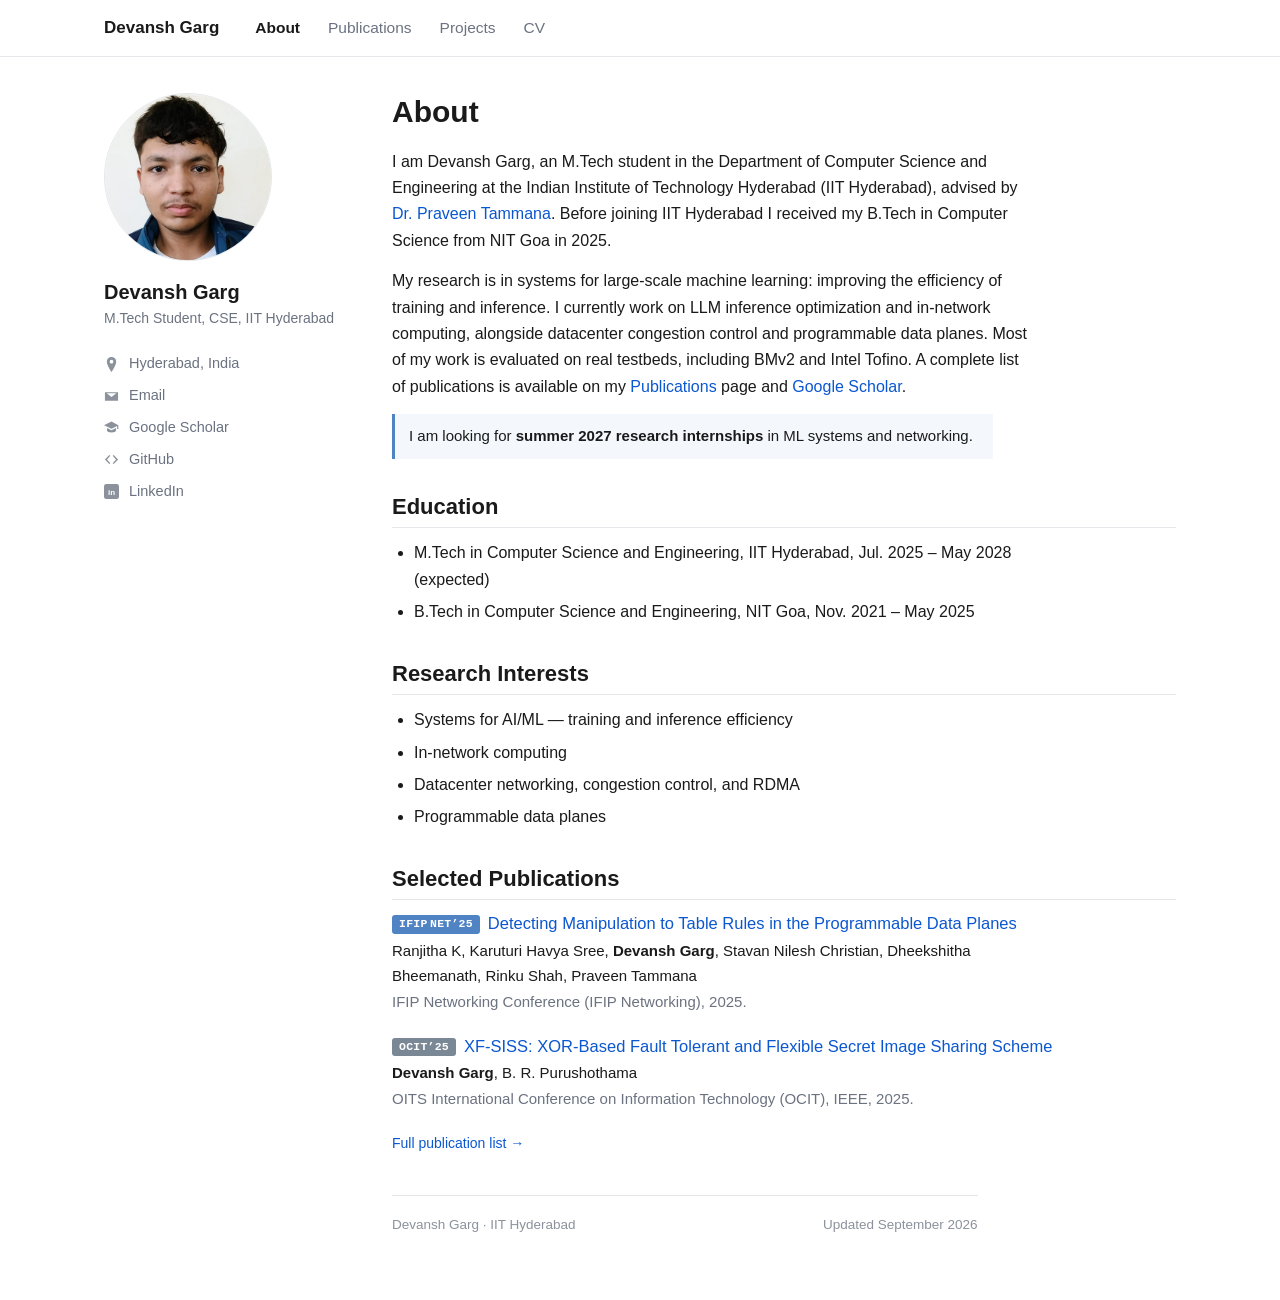
<file: index.html>
<!doctype html>
<html lang="en">
<head>
<meta charset="utf-8">
<meta name="viewport" content="width=device-width, initial-scale=1">
<title>Devansh Garg — Systems for Large-Scale Machine Learning</title>
<meta name="description" content="Devansh Garg, M.Tech student at IIT Hyderabad, working on systems for large-scale machine learning: training and inference efficiency, in-network computing, and datacenter networking.">
<link rel="canonical" href="https://garg-tech.github.io/">
<meta property="og:type" content="website">
<meta property="og:title" content="Devansh Garg">
<meta property="og:description" content="Systems for large-scale machine learning: training and inference efficiency, in-network computing, and datacenter networking. M.Tech, IIT Hyderabad.">
<meta property="og:url" content="https://garg-tech.github.io/">
<meta property="og:image" content="https://garg-tech.github.io/assets/img/headshot.jpg">
<meta name="twitter:card" content="summary">
<link rel="icon" href="/assets/favicon.svg" type="image/svg+xml">
<link rel="stylesheet" href="/assets/style.css">
<script data-goatcounter="https://garg-tech.goatcounter.com/count" async src="https://gc.zgo.at/count.js"></script>
</head>
<body>
<a class="skip" href="#main">Skip to content</a>

<div class="topbar">
  <div class="bar-inner">
    <a class="brand" href="/">Devansh Garg</a>
    <nav aria-label="Site">
      <a href="/" aria-current="page">About</a>
      <a href="/publications/">Publications</a>
      <a href="/projects/">Projects</a>
      <a href="/cv/">CV</a>
    </nav>
  </div>
</div>

<div class="page">
  <aside class="side">
    <img class="avatar" src="/assets/img/headshot.jpg" alt="Photo of Devansh Garg" width="168" height="168">
    <h2>Devansh Garg</h2>
    <p class="role">M.Tech Student, CSE, IIT Hyderabad</p>
    <ul>
      <li><svg viewBox="0 0 16 16" aria-hidden="true"><path d="M8 0a5 5 0 0 0-5 5c0 3.6 5 11 5 11s5-7.4 5-11a5 5 0 0 0-5-5Zm0 7a2 2 0 1 1 0-4 2 2 0 0 1 0 4Z"/></svg><span>Hyderabad, India</span></li>
      <li><svg viewBox="0 0 16 16" aria-hidden="true"><path d="M1 3.5h14v9H1v-9Zm1.9 1L8 8.4l5.1-3.9H2.9Z"/></svg><a href="&#109;&#97;&#105;&#108;&#116;&#111;&#58;&#99;&#115;&#50;&#53;&#109;&#116;&#101;&#99;&#104;&#49;&#50;&#48;&#50;&#50;&#64;&#105;&#105;&#116;&#104;&#46;&#97;&#99;&#46;&#105;&#110;">Email</a></li>
      <li><svg viewBox="0 0 16 16" aria-hidden="true"><path d="M8 1.6 0 5.5l8 3.9 6-2.9v3.1h1.3V5.5L8 1.6ZM3.2 8.6v2.6c0 1.2 2.1 2.1 4.8 2.1s4.8-.9 4.8-2.1V8.6L8 11 3.2 8.6Z"/></svg><a href="https://scholar.google.com/citations?user=S8D1MAkAAAAJ" target="_blank" rel="noopener">Google Scholar</a></li>
      <li><svg viewBox="0 0 16 16" aria-hidden="true"><path d="M5.6 3.1 1 8l4.6 4.9 1.1-1L3.2 8l3.5-3.9-1.1-1Zm4.8 0-1.1 1L12.8 8l-3.5 3.9 1.1 1L15 8l-4.6-4.9Z"/></svg><a href="https://github.com/garg-tech" target="_blank" rel="noopener">GitHub</a></li>
      <li><svg viewBox="0 0 16 16" aria-hidden="true"><rect width="16" height="16" rx="2.5"/><text x="8" y="11.6" text-anchor="middle" font-size="8.5" font-weight="700" fill="#fff" font-family="Helvetica,Arial,sans-serif">in</text></svg><a href="https://linkedin.com/in/garg-devansh" target="_blank" rel="noopener">LinkedIn</a></li>
    </ul>
  </aside>

  <main id="main">
    <h1>About</h1>

    <p>I am Devansh Garg, an M.Tech student in the Department of Computer Science and Engineering at
    the Indian Institute of Technology Hyderabad (IIT Hyderabad), advised by
    <a href="https://praveenabt.github.io/" target="_blank" rel="noopener">Dr. Praveen Tammana</a>. Before joining IIT Hyderabad
    I received my B.Tech in Computer Science from NIT Goa in 2025.</p>

    <p>My research is in systems for large-scale machine learning: improving the efficiency of training
    and inference. I currently work on LLM inference optimization and in-network computing, alongside
    datacenter congestion control and programmable data planes. Most of my work is evaluated on real testbeds, including BMv2 and
    Intel Tofino. A complete list of publications is available on my
    <a href="/publications/">Publications</a> page and
    <a href="https://scholar.google.com/citations?user=S8D1MAkAAAAJ" target="_blank" rel="noopener">Google Scholar</a>.</p>

    <p class="seeking">I am looking for <strong>summer 2027 research internships</strong> in ML systems
    and networking.</p>

    <h2>Education</h2>
    <ul>
      <li>M.Tech in Computer Science and Engineering, IIT Hyderabad, Jul. 2025 – May 2028 (expected)</li>
      <li>B.Tech in Computer Science and Engineering, NIT Goa, Nov. 2021 – May 2025</li>
    </ul>

    <h2>Research Interests</h2>
    <ul>
      <li>Systems for AI/ML — training and inference efficiency</li>
      <li>In-network computing</li>
      <li>Datacenter networking, congestion control, and RDMA</li>
      <li>Programmable data planes</li>
    </ul>

    <h2>Selected Publications</h2>

    <div class="pub">
      <p class="pub-title"><span class="badge">IFIP&#8201;NET&rsquo;25</span><a href="/publications/p4tval/">Detecting Manipulation to Table Rules in the Programmable Data Planes</a></p>
      <p class="authors">Ranjitha K, Karuturi Havya Sree, <strong>Devansh Garg</strong>, Stavan Nilesh Christian, Dheekshitha Bheemanath, Rinku Shah, Praveen Tammana</p>
      <p class="venue">IFIP Networking Conference (IFIP Networking), 2025.</p>
    </div>

    <div class="pub">
      <p class="pub-title"><span class="badge alt">OCIT&rsquo;25</span><a href="/publications/xf-siss/">XF-SISS: XOR-Based Fault Tolerant and Flexible Secret Image Sharing Scheme</a></p>
      <p class="authors"><strong>Devansh Garg</strong>, B. R. Purushothama</p>
      <p class="venue">OITS International Conference on Information Technology (OCIT), IEEE, 2025.</p>
    </div>

    <p class="small"><a href="/publications/">Full publication list &rarr;</a></p>

    <div class="footer">
      <span>Devansh Garg · IIT Hyderabad</span>
      <span>Updated September 2026</span>
    </div>
  </main>
</div>
</body>
</html>
</file>
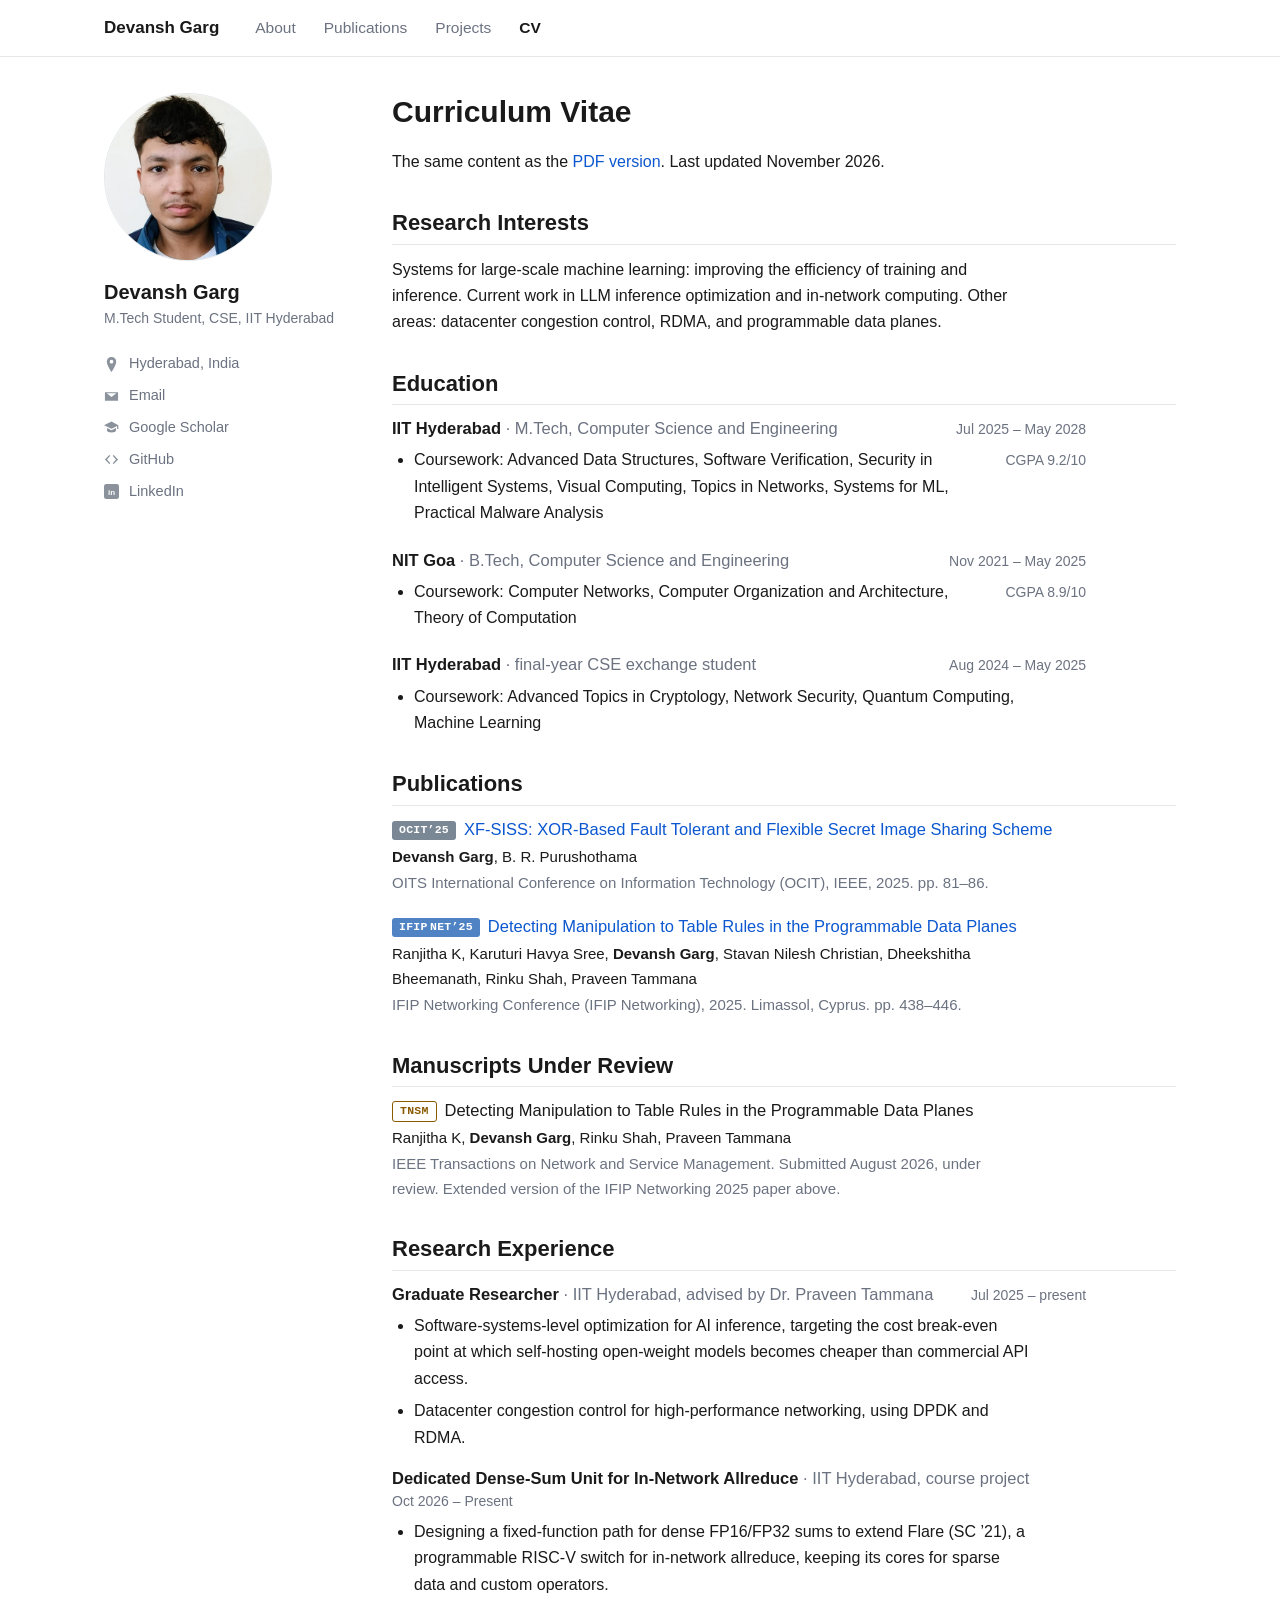
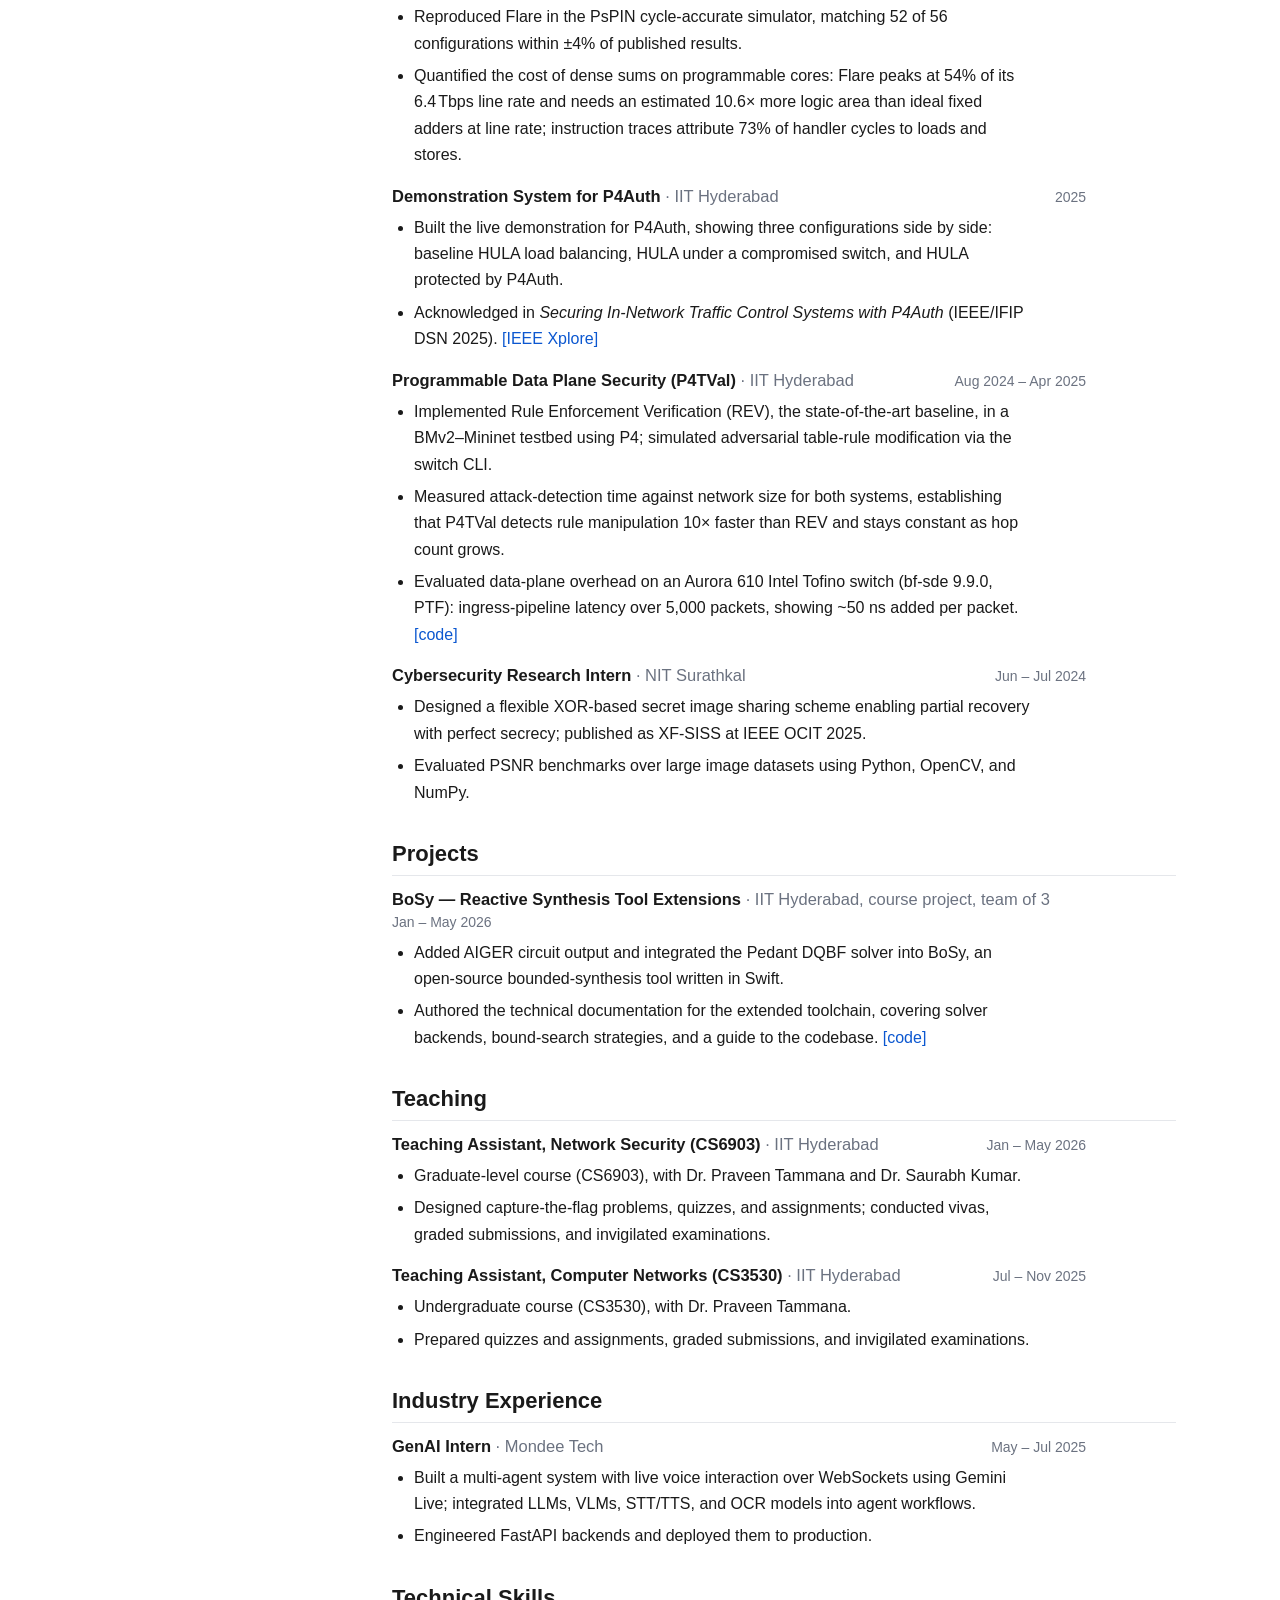
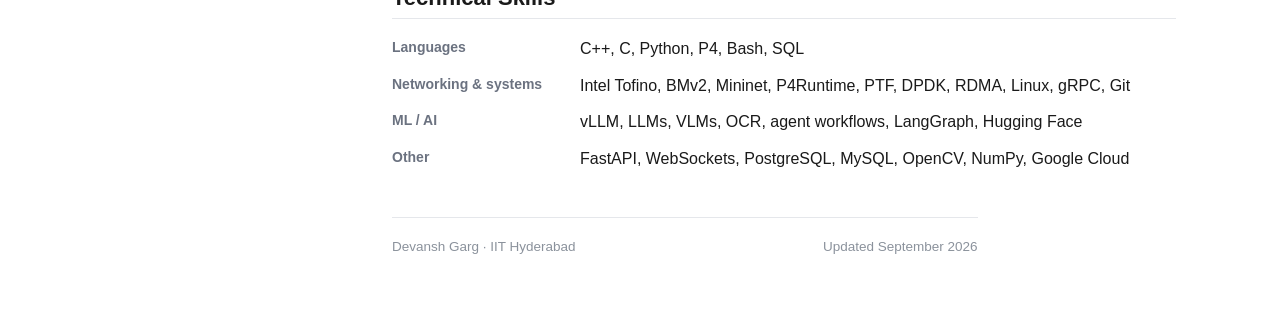
<file: cv/index.html>
<!doctype html>
<html lang="en">
<head>
<meta charset="utf-8">
<meta name="viewport" content="width=device-width, initial-scale=1">
<title>CV — Devansh Garg</title>
<meta name="description" content="Curriculum vitae of Devansh Garg, M.Tech student in Computer Science at IIT Hyderabad.">
<link rel="canonical" href="https://garg-tech.github.io/cv/">
<link rel="icon" href="/assets/favicon.svg" type="image/svg+xml">
<link rel="stylesheet" href="/assets/style.css">
<script data-goatcounter="https://garg-tech.goatcounter.com/count" async src="https://gc.zgo.at/count.js"></script>
</head>
<body>
<a class="skip" href="#main">Skip to content</a>

<div class="topbar">
  <div class="bar-inner">
    <a class="brand" href="/">Devansh Garg</a>
    <nav aria-label="Site">
      <a href="/">About</a>
      <a href="/publications/">Publications</a>
      <a href="/projects/">Projects</a>
      <a href="/cv/" aria-current="page">CV</a>
    </nav>
  </div>
</div>

<div class="page">
  <aside class="side">
    <img class="avatar" src="/assets/img/headshot.jpg" alt="Photo of Devansh Garg" width="168" height="168">
    <h2>Devansh Garg</h2>
    <p class="role">M.Tech Student, CSE, IIT Hyderabad</p>
    <ul>
      <li><svg viewBox="0 0 16 16" aria-hidden="true"><path d="M8 0a5 5 0 0 0-5 5c0 3.6 5 11 5 11s5-7.4 5-11a5 5 0 0 0-5-5Zm0 7a2 2 0 1 1 0-4 2 2 0 0 1 0 4Z"/></svg><span>Hyderabad, India</span></li>
      <li><svg viewBox="0 0 16 16" aria-hidden="true"><path d="M1 3.5h14v9H1v-9Zm1.9 1L8 8.4l5.1-3.9H2.9Z"/></svg><a href="&#109;&#97;&#105;&#108;&#116;&#111;&#58;&#99;&#115;&#50;&#53;&#109;&#116;&#101;&#99;&#104;&#49;&#50;&#48;&#50;&#50;&#64;&#105;&#105;&#116;&#104;&#46;&#97;&#99;&#46;&#105;&#110;">Email</a></li>
      <li><svg viewBox="0 0 16 16" aria-hidden="true"><path d="M8 1.6 0 5.5l8 3.9 6-2.9v3.1h1.3V5.5L8 1.6ZM3.2 8.6v2.6c0 1.2 2.1 2.1 4.8 2.1s4.8-.9 4.8-2.1V8.6L8 11 3.2 8.6Z"/></svg><a href="https://scholar.google.com/citations?user=S8D1MAkAAAAJ" target="_blank" rel="noopener">Google Scholar</a></li>
      <li><svg viewBox="0 0 16 16" aria-hidden="true"><path d="M5.6 3.1 1 8l4.6 4.9 1.1-1L3.2 8l3.5-3.9-1.1-1Zm4.8 0-1.1 1L12.8 8l-3.5 3.9 1.1 1L15 8l-4.6-4.9Z"/></svg><a href="https://github.com/garg-tech" target="_blank" rel="noopener">GitHub</a></li>
      <li><svg viewBox="0 0 16 16" aria-hidden="true"><rect width="16" height="16" rx="2.5"/><text x="8" y="11.6" text-anchor="middle" font-size="8.5" font-weight="700" fill="#fff" font-family="Helvetica,Arial,sans-serif">in</text></svg><a href="https://linkedin.com/in/garg-devansh" target="_blank" rel="noopener">LinkedIn</a></li>
    </ul>
  </aside>

  <main id="main">
    <h1>Curriculum Vitae</h1>

    <p>The same content as the <a href="/assets/Devansh_Garg_CV.pdf" target="_blank" rel="noopener">PDF version</a>. Last updated November 2026.</p>

    <h2>Research Interests</h2>
    <p>Systems for large-scale machine learning: improving the efficiency of training and inference.
    Current work in LLM inference optimization and in-network computing. Other areas: datacenter
    congestion control, RDMA, and programmable data planes.</p>

    <h2>Education</h2>
    <div class="entry">
      <div class="entry-head">
        <h3>IIT Hyderabad <span>· M.Tech, Computer Science and Engineering</span></h3>
        <span class="when">Jul 2025 – May 2028</span>
      </div>
      <div class="entry-sub">
        <ul><li>Coursework: Advanced Data Structures, Software Verification, Security in Intelligent
        Systems, Visual Computing, Topics in Networks, Systems for ML, Practical Malware
        Analysis</li></ul>
        <span class="when">CGPA 9.2/10</span>
      </div>
    </div>
    <div class="entry">
      <div class="entry-head">
        <h3>NIT Goa <span>· B.Tech, Computer Science and Engineering</span></h3>
        <span class="when">Nov 2021 – May 2025</span>
      </div>
      <div class="entry-sub">
        <ul><li>Coursework: Computer Networks, Computer Organization and Architecture,
        Theory of Computation</li></ul>
        <span class="when">CGPA 8.9/10</span>
      </div>
    </div>
    <div class="entry">
      <div class="entry-head">
        <h3>IIT Hyderabad <span>· final-year CSE exchange student</span></h3>
        <span class="when">Aug 2024 – May 2025</span>
      </div>
      <ul><li>Coursework: Advanced Topics in Cryptology, Network Security, Quantum Computing,
      Machine Learning</li></ul>
    </div>

    <h2>Publications</h2>
    <div class="pub">
      <p class="pub-title"><span class="badge alt">OCIT&rsquo;25</span><a href="/publications/xf-siss/">XF-SISS: XOR-Based Fault Tolerant and Flexible Secret Image Sharing Scheme</a></p>
      <p class="authors"><strong>Devansh Garg</strong>, B. R. Purushothama</p>
      <p class="venue">OITS International Conference on Information Technology (OCIT), IEEE, 2025. pp. 81–86.</p>
    </div>
    <div class="pub">
      <p class="pub-title"><span class="badge">IFIP&#8201;NET&rsquo;25</span><a href="/publications/p4tval/">Detecting Manipulation to Table Rules in the Programmable Data Planes</a></p>
      <p class="authors">Ranjitha K, Karuturi Havya Sree, <strong>Devansh Garg</strong>, Stavan Nilesh Christian, Dheekshitha Bheemanath, Rinku Shah, Praveen Tammana</p>
      <p class="venue">IFIP Networking Conference (IFIP Networking), 2025. Limassol, Cyprus. pp. 438–446.</p>
    </div>

    <h2>Manuscripts Under Review</h2>
    <div class="pub">
      <p class="pub-title"><span class="badge review">TNSM</span>Detecting Manipulation to Table Rules in the Programmable Data Planes</p>
      <p class="authors">Ranjitha K, <strong>Devansh Garg</strong>, Rinku Shah, Praveen Tammana</p>
      <p class="venue">IEEE Transactions on Network and Service Management. Submitted August 2026,
      under review. Extended version of the IFIP Networking 2025 paper above.</p>
    </div>

    <h2>Research Experience</h2>
    <div class="entry">
      <div class="entry-head">
        <h3>Graduate Researcher <span>· IIT Hyderabad, advised by Dr. Praveen Tammana</span></h3>
        <span class="when">Jul 2025 – present</span>
      </div>
      <ul>
        <li>Software-systems-level optimization for AI inference, targeting the cost break-even point
        at which self-hosting open-weight models becomes cheaper than commercial API access.</li>
        <li>Datacenter congestion control for high-performance networking, using DPDK and RDMA.</li>
      </ul>
    </div>
    <div class="entry">
      <div class="entry-head">
        <h3>Dedicated Dense-Sum Unit for In-Network Allreduce <span>· IIT Hyderabad, course project</span></h3>
        <span class="when">Oct 2026 – Present</span>
      </div>
      <ul>
        <li>Designing a fixed-function path for dense FP16/FP32 sums to extend Flare (SC ’21), a programmable
        RISC-V switch for in-network allreduce, keeping its cores for sparse data and custom operators.</li>
        <li>Reproduced Flare in the PsPIN cycle-accurate simulator, matching 52 of 56 configurations
        within ±4% of published results.</li>
        <li>Quantified the cost of dense sums on programmable cores: Flare peaks at 54% of its
        6.4 Tbps line rate and needs an estimated 10.6× more logic area than ideal fixed adders at line
        rate; instruction traces attribute 73% of handler cycles to loads and stores.</li>
      </ul>
    </div>
    <div class="entry">
      <div class="entry-head">
        <h3>Demonstration System for P4Auth <span>· IIT Hyderabad</span></h3>
        <span class="when">2025</span>
      </div>
      <ul>
        <li>Built the live demonstration for P4Auth, showing three configurations side by side:
        baseline HULA load balancing, HULA under a compromised switch, and HULA protected by P4Auth.</li>
        <li>Acknowledged in <em>Securing In-Network Traffic Control Systems with P4Auth</em>
        (IEEE/IFIP DSN 2025). <a href="https://ieeexplore.ieee.org/document/11068833" target="_blank" rel="noopener">[IEEE Xplore]</a></li>
      </ul>
    </div>
    <div class="entry">
      <div class="entry-head">
        <h3>Programmable Data Plane Security (P4TVal) <span>· IIT Hyderabad</span></h3>
        <span class="when">Aug 2024 – Apr 2025</span>
      </div>
      <ul>
        <li>Implemented Rule Enforcement Verification (REV), the state-of-the-art baseline, in a
        BMv2–Mininet testbed using P4; simulated adversarial table-rule modification via the switch CLI.</li>
        <li>Measured attack-detection time against network size for both systems, establishing that
        P4TVal detects rule manipulation 10× faster than REV and stays constant as hop count grows.</li>
        <li>Evaluated data-plane overhead on an Aurora 610 Intel Tofino switch (bf-sde 9.9.0, PTF):
        ingress-pipeline latency over 5,000 packets, showing ~50 ns added per packet.
        <a href="https://github.com/garg-tech/p4-rev-baseline" target="_blank" rel="noopener">[code]</a></li>
      </ul>
    </div>
    <div class="entry">
      <div class="entry-head">
        <h3>Cybersecurity Research Intern <span>· NIT Surathkal</span></h3>
        <span class="when">Jun – Jul 2024</span>
      </div>
      <ul>
        <li>Designed a flexible XOR-based secret image sharing scheme enabling partial recovery with
        perfect secrecy; published as XF-SISS at IEEE OCIT 2025.</li>
        <li>Evaluated PSNR benchmarks over large image datasets using Python, OpenCV, and NumPy.</li>
      </ul>
    </div>

    <h2>Projects</h2>
    <div class="entry">
      <div class="entry-head">
        <h3>BoSy — Reactive Synthesis Tool Extensions <span>· IIT Hyderabad, course project, team of 3</span></h3>
        <span class="when">Jan – May 2026</span>
      </div>
      <ul>
        <li>Added AIGER circuit output and integrated the Pedant DQBF solver into BoSy, an open-source
        bounded-synthesis tool written in Swift.</li>
        <li>Authored the technical documentation for the extended toolchain, covering solver backends,
        bound-search strategies, and a guide to the codebase.
        <a href="https://github.com/garg-tech/BoSy-Project" target="_blank" rel="noopener">[code]</a></li>
      </ul>
    </div>

    <h2>Teaching</h2>
    <div class="entry">
      <div class="entry-head">
        <h3>Teaching Assistant, Network Security (CS6903) <span>· IIT Hyderabad</span></h3>
        <span class="when">Jan – May 2026</span>
      </div>
      <ul>
        <li>Graduate-level course (CS6903), with Dr. Praveen Tammana and Dr. Saurabh Kumar.</li>
        <li>Designed capture-the-flag problems, quizzes, and assignments; conducted vivas, graded
        submissions, and invigilated examinations.</li>
      </ul>
    </div>
    <div class="entry">
      <div class="entry-head">
        <h3>Teaching Assistant, Computer Networks (CS3530) <span>· IIT Hyderabad</span></h3>
        <span class="when">Jul – Nov 2025</span>
      </div>
      <ul>
        <li>Undergraduate course (CS3530), with Dr. Praveen Tammana.</li>
        <li>Prepared quizzes and assignments, graded submissions, and invigilated examinations.</li>
      </ul>
    </div>

    <h2>Industry Experience</h2>
    <div class="entry">
      <div class="entry-head">
        <h3>GenAI Intern <span>· Mondee Tech</span></h3>
        <span class="when">May – Jul 2025</span>
      </div>
      <ul>
        <li>Built a multi-agent system with live voice interaction over WebSockets using Gemini Live;
        integrated LLMs, VLMs, STT/TTS, and OCR models into agent workflows.</li>
        <li>Engineered FastAPI backends and deployed them to production.</li>
      </ul>
    </div>

    <h2>Technical Skills</h2>
    <dl class="skills">
      <div><dt>Languages</dt><dd>C++, C, Python, P4, Bash, SQL</dd></div>
      <div><dt>Networking &amp; systems</dt><dd>Intel Tofino, BMv2, Mininet, P4Runtime, PTF, DPDK, RDMA, Linux, gRPC, Git</dd></div>
      <div><dt>ML / AI</dt><dd>vLLM, LLMs, VLMs, OCR, agent workflows, LangGraph, Hugging Face</dd></div>
      <div><dt>Other</dt><dd>FastAPI, WebSockets, PostgreSQL, MySQL, OpenCV, NumPy, Google Cloud</dd></div>
    </dl>

    <div class="footer">
      <span>Devansh Garg · IIT Hyderabad</span>
      <span>Updated September 2026</span>
    </div>
  </main>
</div>
</body>
</html>
</file>
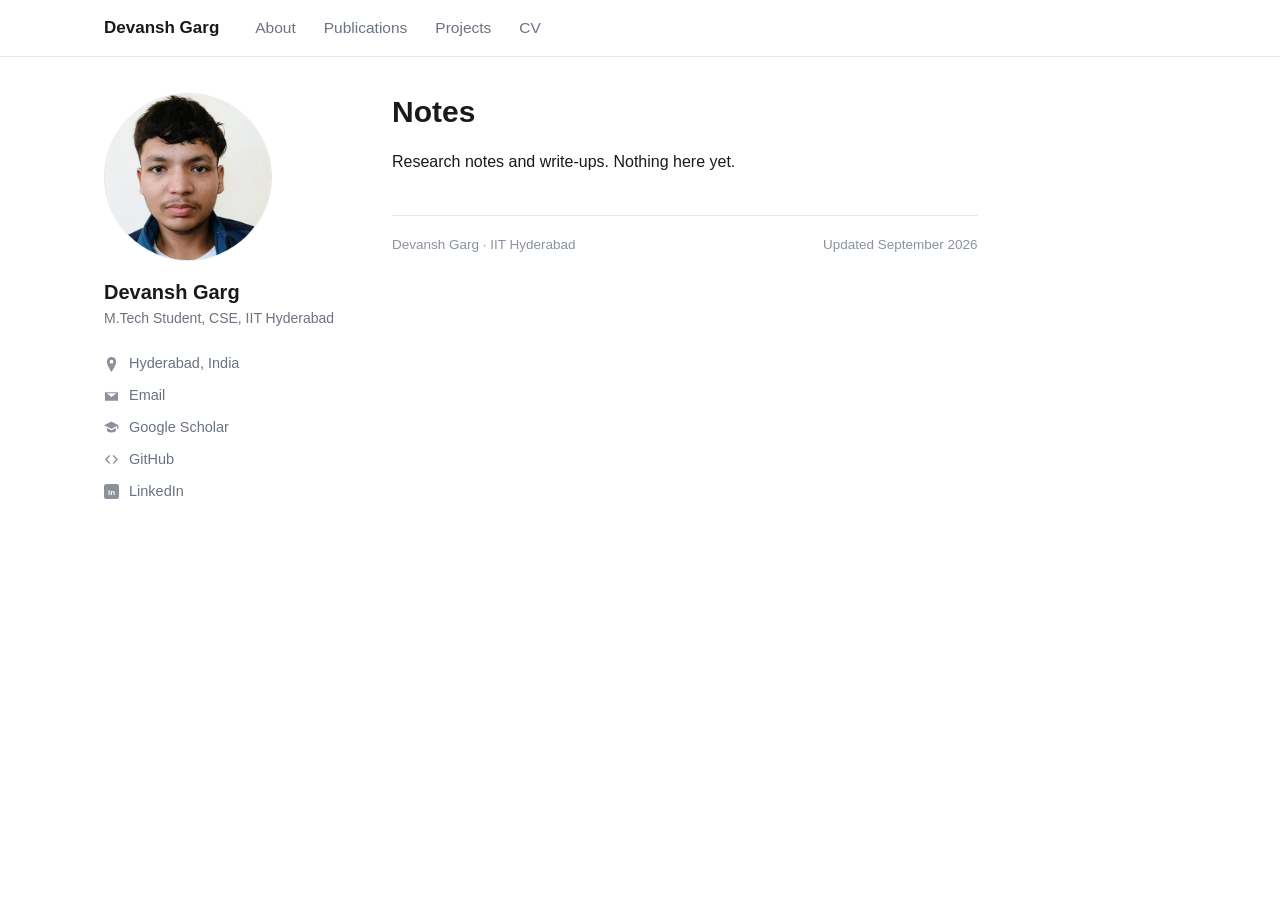
<file: notes/index.html>
<!doctype html>
<html lang="en">
<head>
<meta charset="utf-8">
<meta name="viewport" content="width=device-width, initial-scale=1">
<title>Notes — Devansh Garg</title>
<meta name="description" content="Research notes by Devansh Garg.">
<meta name="robots" content="noindex">
<link rel="icon" href="/assets/favicon.svg" type="image/svg+xml">
<link rel="stylesheet" href="/assets/style.css">
<script data-goatcounter="https://garg-tech.goatcounter.com/count" async src="https://gc.zgo.at/count.js"></script>
</head>
<body>
<a class="skip" href="#main">Skip to content</a>

<div class="topbar">
  <div class="bar-inner">
    <a class="brand" href="/">Devansh Garg</a>
    <nav aria-label="Site">
      <a href="/">About</a>
      <a href="/publications/">Publications</a>
      <a href="/projects/">Projects</a>
      <a href="/cv/">CV</a>
    </nav>
  </div>
</div>

<div class="page">
  <aside class="side">
    <img class="avatar" src="/assets/img/headshot.jpg" alt="Photo of Devansh Garg" width="168" height="168">
    <h2>Devansh Garg</h2>
    <p class="role">M.Tech Student, CSE, IIT Hyderabad</p>
    <ul>
      <li><svg viewBox="0 0 16 16" aria-hidden="true"><path d="M8 0a5 5 0 0 0-5 5c0 3.6 5 11 5 11s5-7.4 5-11a5 5 0 0 0-5-5Zm0 7a2 2 0 1 1 0-4 2 2 0 0 1 0 4Z"/></svg><span>Hyderabad, India</span></li>
      <li><svg viewBox="0 0 16 16" aria-hidden="true"><path d="M1 3.5h14v9H1v-9Zm1.9 1L8 8.4l5.1-3.9H2.9Z"/></svg><a href="&#109;&#97;&#105;&#108;&#116;&#111;&#58;&#99;&#115;&#50;&#53;&#109;&#116;&#101;&#99;&#104;&#49;&#50;&#48;&#50;&#50;&#64;&#105;&#105;&#116;&#104;&#46;&#97;&#99;&#46;&#105;&#110;">Email</a></li>
      <li><svg viewBox="0 0 16 16" aria-hidden="true"><path d="M8 1.6 0 5.5l8 3.9 6-2.9v3.1h1.3V5.5L8 1.6ZM3.2 8.6v2.6c0 1.2 2.1 2.1 4.8 2.1s4.8-.9 4.8-2.1V8.6L8 11 3.2 8.6Z"/></svg><a href="https://scholar.google.com/citations?user=S8D1MAkAAAAJ" target="_blank" rel="noopener">Google Scholar</a></li>
      <li><svg viewBox="0 0 16 16" aria-hidden="true"><path d="M5.6 3.1 1 8l4.6 4.9 1.1-1L3.2 8l3.5-3.9-1.1-1Zm4.8 0-1.1 1L12.8 8l-3.5 3.9 1.1 1L15 8l-4.6-4.9Z"/></svg><a href="https://github.com/garg-tech" target="_blank" rel="noopener">GitHub</a></li>
      <li><svg viewBox="0 0 16 16" aria-hidden="true"><rect width="16" height="16" rx="2.5"/><text x="8" y="11.6" text-anchor="middle" font-size="8.5" font-weight="700" fill="#fff" font-family="Helvetica,Arial,sans-serif">in</text></svg><a href="https://linkedin.com/in/garg-devansh" target="_blank" rel="noopener">LinkedIn</a></li>
    </ul>
  </aside>

  <main id="main">
    <h1>Notes</h1>
    <p>Research notes and write-ups. Nothing here yet.</p>

    <div class="footer">
      <span>Devansh Garg · IIT Hyderabad</span>
      <span>Updated September 2026</span>
    </div>
  </main>
</div>
</body>
</html>
</file>
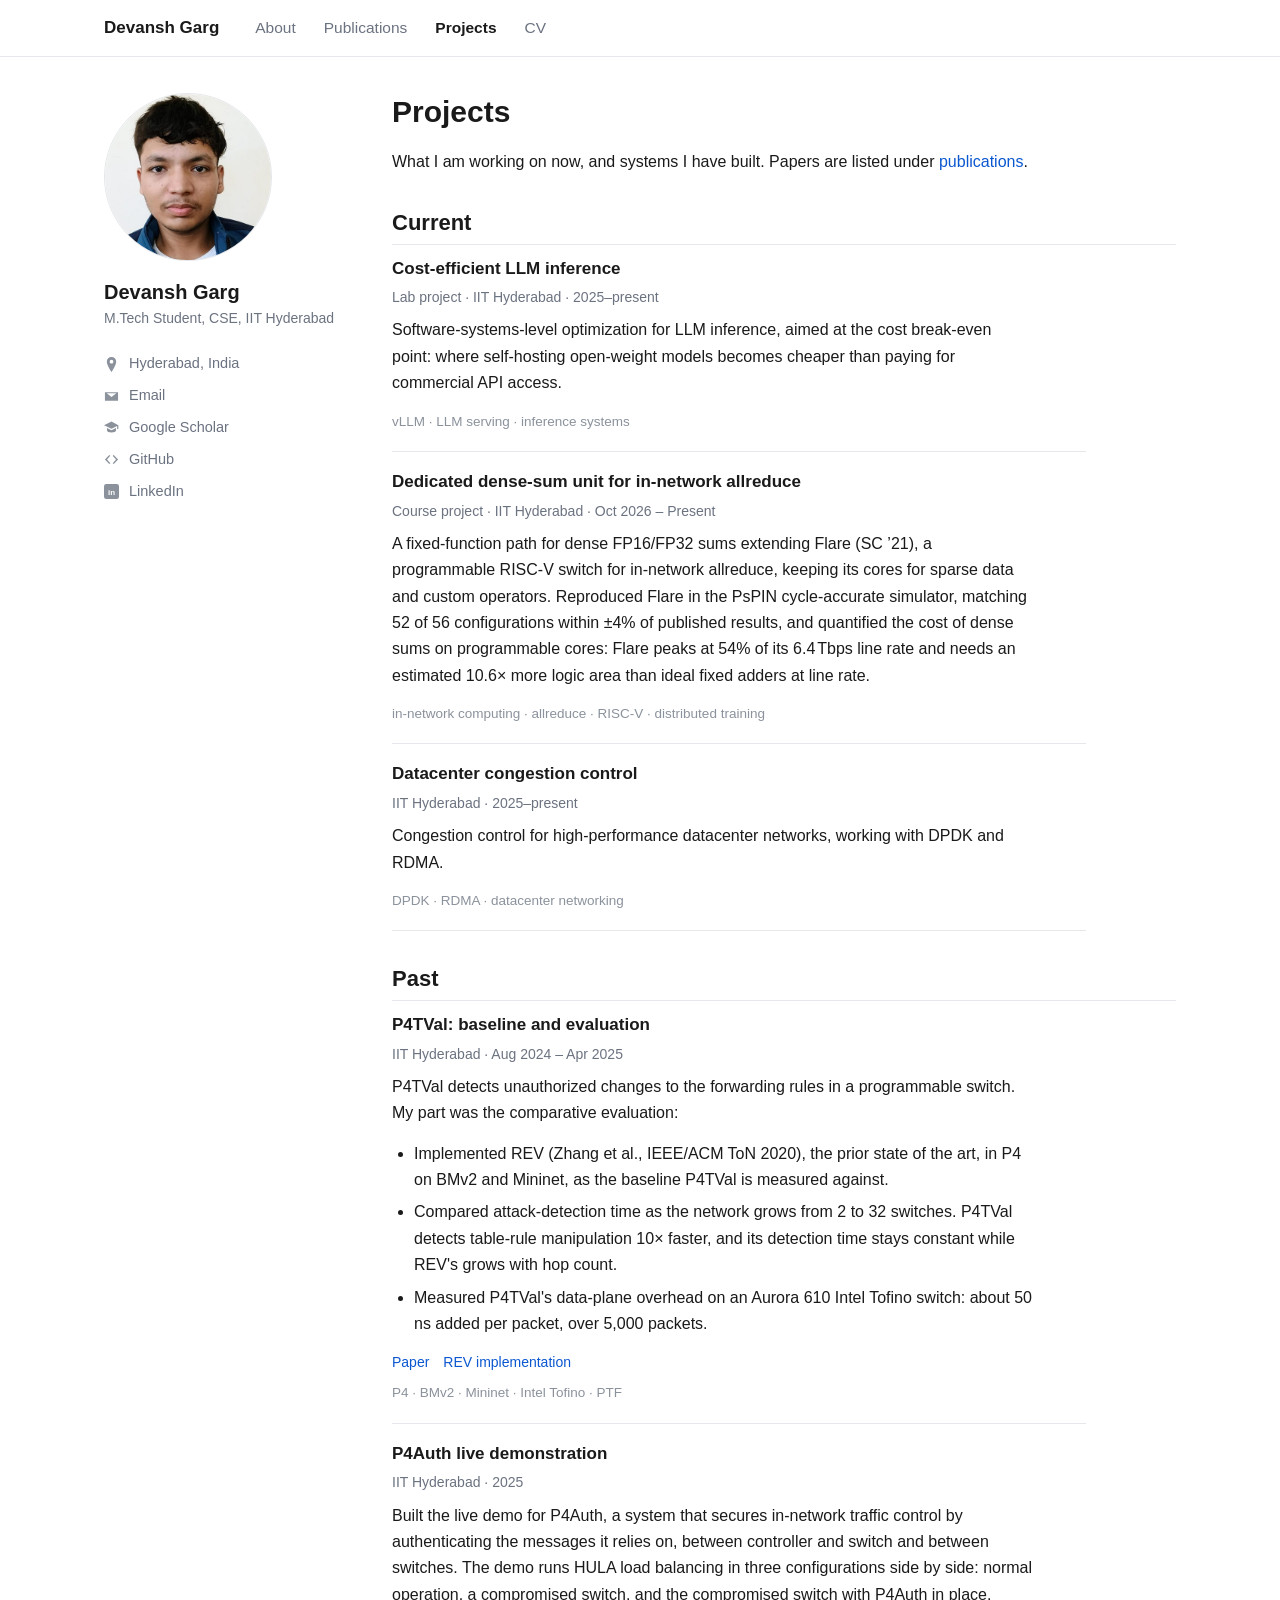
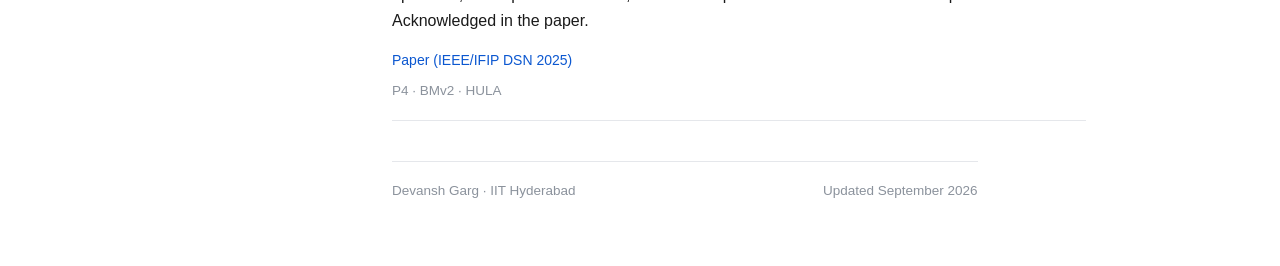
<file: projects/index.html>
<!doctype html>
<html lang="en">
<head>
<meta charset="utf-8">
<meta name="viewport" content="width=device-width, initial-scale=1">
<title>Projects — Devansh Garg</title>
<meta name="description" content="Projects by Devansh Garg: cost-efficient LLM inference, in-network allreduce, datacenter networking, and programmable data plane security on Intel Tofino.">
<link rel="canonical" href="https://garg-tech.github.io/projects/">
<link rel="icon" href="/assets/favicon.svg" type="image/svg+xml">
<link rel="stylesheet" href="/assets/style.css">
<script data-goatcounter="https://garg-tech.goatcounter.com/count" async src="https://gc.zgo.at/count.js"></script>
</head>
<body>
<a class="skip" href="#main">Skip to content</a>

<div class="topbar">
  <div class="bar-inner">
    <a class="brand" href="/">Devansh Garg</a>
    <nav aria-label="Site">
      <a href="/">About</a>
      <a href="/publications/">Publications</a>
      <a href="/projects/" aria-current="page">Projects</a>
      <a href="/cv/">CV</a>
    </nav>
  </div>
</div>

<div class="page">
  <aside class="side">
    <img class="avatar" src="/assets/img/headshot.jpg" alt="Photo of Devansh Garg" width="168" height="168">
    <h2>Devansh Garg</h2>
    <p class="role">M.Tech Student, CSE, IIT Hyderabad</p>
    <ul>
      <li><svg viewBox="0 0 16 16" aria-hidden="true"><path d="M8 0a5 5 0 0 0-5 5c0 3.6 5 11 5 11s5-7.4 5-11a5 5 0 0 0-5-5Zm0 7a2 2 0 1 1 0-4 2 2 0 0 1 0 4Z"/></svg><span>Hyderabad, India</span></li>
      <li><svg viewBox="0 0 16 16" aria-hidden="true"><path d="M1 3.5h14v9H1v-9Zm1.9 1L8 8.4l5.1-3.9H2.9Z"/></svg><a href="&#109;&#97;&#105;&#108;&#116;&#111;&#58;&#99;&#115;&#50;&#53;&#109;&#116;&#101;&#99;&#104;&#49;&#50;&#48;&#50;&#50;&#64;&#105;&#105;&#116;&#104;&#46;&#97;&#99;&#46;&#105;&#110;">Email</a></li>
      <li><svg viewBox="0 0 16 16" aria-hidden="true"><path d="M8 1.6 0 5.5l8 3.9 6-2.9v3.1h1.3V5.5L8 1.6ZM3.2 8.6v2.6c0 1.2 2.1 2.1 4.8 2.1s4.8-.9 4.8-2.1V8.6L8 11 3.2 8.6Z"/></svg><a href="https://scholar.google.com/citations?user=S8D1MAkAAAAJ" target="_blank" rel="noopener">Google Scholar</a></li>
      <li><svg viewBox="0 0 16 16" aria-hidden="true"><path d="M5.6 3.1 1 8l4.6 4.9 1.1-1L3.2 8l3.5-3.9-1.1-1Zm4.8 0-1.1 1L12.8 8l-3.5 3.9 1.1 1L15 8l-4.6-4.9Z"/></svg><a href="https://github.com/garg-tech" target="_blank" rel="noopener">GitHub</a></li>
      <li><svg viewBox="0 0 16 16" aria-hidden="true"><rect width="16" height="16" rx="2.5"/><text x="8" y="11.6" text-anchor="middle" font-size="8.5" font-weight="700" fill="#fff" font-family="Helvetica,Arial,sans-serif">in</text></svg><a href="https://linkedin.com/in/garg-devansh" target="_blank" rel="noopener">LinkedIn</a></li>
    </ul>
  </aside>

  <main id="main">
    <h1>Projects</h1>

    <p>What I am working on now, and systems I have built. Papers are listed under
    <a href="/publications/">publications</a>.</p>

    <h2>Current</h2>

    <div class="proj" id="inference">
      <h3>Cost-efficient LLM inference</h3>
      <p class="meta">Lab project · IIT Hyderabad · 2025–present</p>
      <p>Software-systems-level optimization for LLM inference, aimed at the cost break-even point:
      where self-hosting open-weight models becomes cheaper than paying for commercial API access.</p>
      <p class="tags">vLLM · LLM serving · inference systems</p>
    </div>

    <div class="proj" id="in-network">
      <h3>Dedicated dense-sum unit for in-network allreduce</h3>
      <p class="meta">Course project · IIT Hyderabad · Oct 2026 – Present</p>
      <p>A fixed-function path for dense FP16/FP32 sums extending Flare (SC ’21), a programmable RISC-V
      switch for in-network allreduce, keeping its cores for sparse data and custom operators.
      Reproduced Flare in the PsPIN cycle-accurate simulator, matching 52 of 56 configurations within
      ±4% of published results, and quantified the cost of dense sums on programmable cores: Flare peaks
      at 54% of its 6.4 Tbps line rate and needs an estimated 10.6× more logic area than ideal fixed
      adders at line rate.</p>
      <p class="tags">in-network computing · allreduce · RISC-V · distributed training</p>
    </div>

    <div class="proj" id="congestion">
      <h3>Datacenter congestion control</h3>
      <p class="meta">IIT Hyderabad · 2025–present</p>
      <p>Congestion control for high-performance datacenter networks, working with DPDK and RDMA.</p>
      <p class="tags">DPDK · RDMA · datacenter networking</p>
    </div>

    <h2>Past</h2>

    <div class="proj" id="p4tval">
      <h3>P4TVal: baseline and evaluation</h3>
      <p class="meta">IIT Hyderabad · Aug 2024 – Apr 2025</p>
      <p>P4TVal detects unauthorized changes to the forwarding rules in a programmable switch.
      My part was the comparative evaluation:</p>
      <ul>
        <li>Implemented REV (Zhang et al., IEEE/ACM ToN 2020), the prior state of the art, in P4 on
        BMv2 and Mininet, as the baseline P4TVal is measured against.</li>
        <li>Compared attack-detection time as the network grows from 2 to 32 switches. P4TVal detects
        table-rule manipulation 10× faster, and its detection time stays constant while REV's grows
        with hop count.</li>
        <li>Measured P4TVal's data-plane overhead on an Aurora 610 Intel Tofino switch: about 50 ns
        added per packet, over 5,000 packets.</li>
      </ul>
      <p class="links"><a href="/publications/p4tval/">Paper</a><a href="https://github.com/garg-tech/p4-rev-baseline" target="_blank" rel="noopener">REV implementation</a></p>
      <p class="tags">P4 · BMv2 · Mininet · Intel Tofino · PTF</p>
    </div>

    <div class="proj" id="p4auth-demo">
      <h3>P4Auth live demonstration</h3>
      <p class="meta">IIT Hyderabad · 2025</p>
      <p>Built the live demo for P4Auth, a system that secures in-network traffic control by
      authenticating the messages it relies on, between controller and switch and between switches.
      The demo runs HULA load balancing in three configurations side by side: normal operation, a
      compromised switch, and the compromised switch with P4Auth in place. Acknowledged in the paper.</p>
      <p class="links"><a href="https://ieeexplore.ieee.org/document/11068833" target="_blank" rel="noopener">Paper (IEEE/IFIP DSN 2025)</a></p>
      <p class="tags">P4 · BMv2 · HULA</p>
    </div>

    <div class="footer">
      <span>Devansh Garg · IIT Hyderabad</span>
      <span>Updated September 2026</span>
    </div>
  </main>
</div>
</body>
</html>
</file>
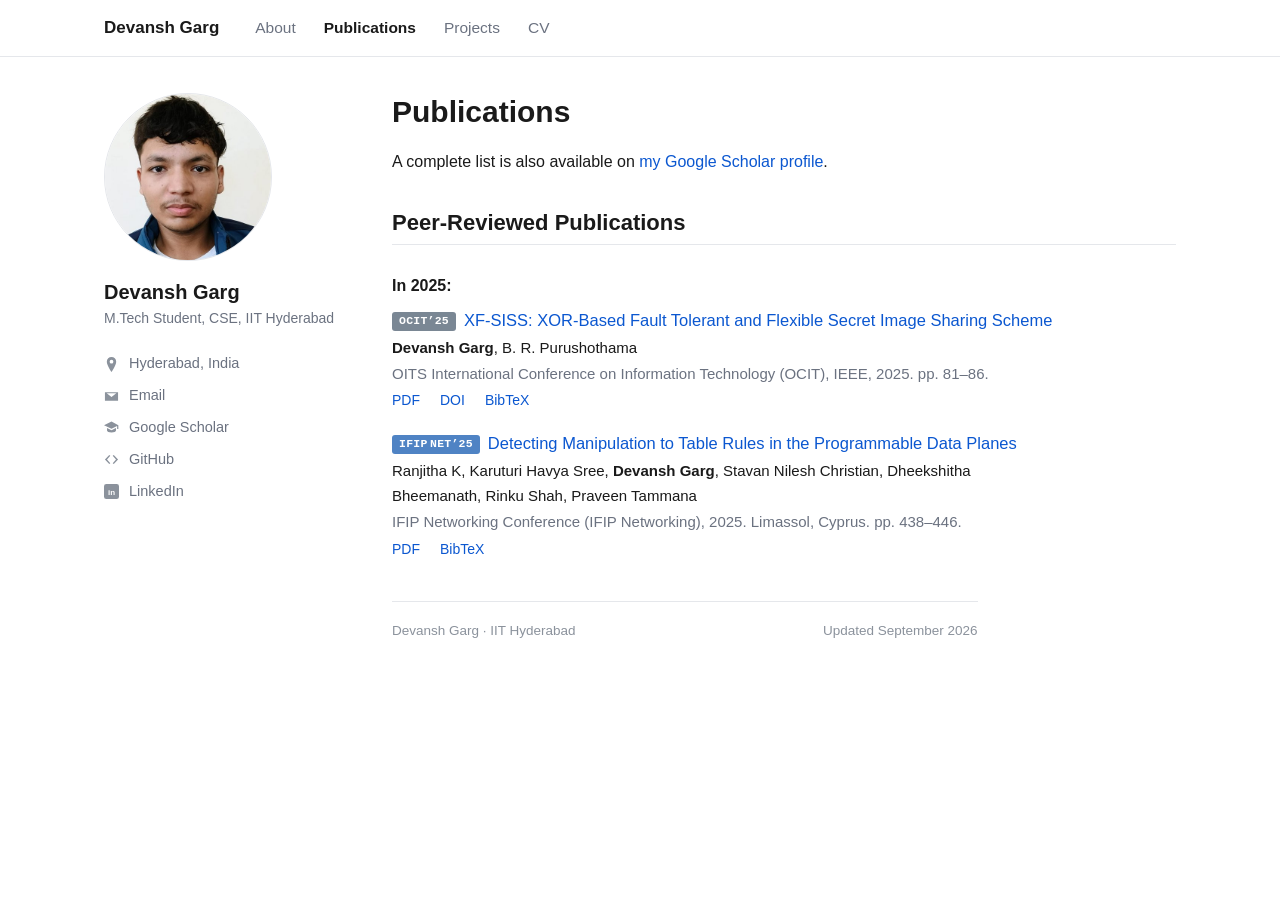
<file: publications/index.html>
<!doctype html>
<html lang="en">
<head>
<meta charset="utf-8">
<meta name="viewport" content="width=device-width, initial-scale=1">
<title>Publications — Devansh Garg</title>
<meta name="description" content="Publications by Devansh Garg: programmable data plane security (IFIP Networking 2025) and secret image sharing (IEEE OCIT 2025).">
<link rel="canonical" href="https://garg-tech.github.io/publications/">
<link rel="icon" href="/assets/favicon.svg" type="image/svg+xml">
<link rel="stylesheet" href="/assets/style.css">
<script data-goatcounter="https://garg-tech.goatcounter.com/count" async src="https://gc.zgo.at/count.js"></script>
</head>
<body>
<a class="skip" href="#main">Skip to content</a>

<div class="topbar">
  <div class="bar-inner">
    <a class="brand" href="/">Devansh Garg</a>
    <nav aria-label="Site">
      <a href="/">About</a>
      <a href="/publications/" aria-current="page">Publications</a>
      <a href="/projects/">Projects</a>
      <a href="/cv/">CV</a>
    </nav>
  </div>
</div>

<div class="page">
  <aside class="side">
    <img class="avatar" src="/assets/img/headshot.jpg" alt="Photo of Devansh Garg" width="168" height="168">
    <h2>Devansh Garg</h2>
    <p class="role">M.Tech Student, CSE, IIT Hyderabad</p>
    <ul>
      <li><svg viewBox="0 0 16 16" aria-hidden="true"><path d="M8 0a5 5 0 0 0-5 5c0 3.6 5 11 5 11s5-7.4 5-11a5 5 0 0 0-5-5Zm0 7a2 2 0 1 1 0-4 2 2 0 0 1 0 4Z"/></svg><span>Hyderabad, India</span></li>
      <li><svg viewBox="0 0 16 16" aria-hidden="true"><path d="M1 3.5h14v9H1v-9Zm1.9 1L8 8.4l5.1-3.9H2.9Z"/></svg><a href="&#109;&#97;&#105;&#108;&#116;&#111;&#58;&#99;&#115;&#50;&#53;&#109;&#116;&#101;&#99;&#104;&#49;&#50;&#48;&#50;&#50;&#64;&#105;&#105;&#116;&#104;&#46;&#97;&#99;&#46;&#105;&#110;">Email</a></li>
      <li><svg viewBox="0 0 16 16" aria-hidden="true"><path d="M8 1.6 0 5.5l8 3.9 6-2.9v3.1h1.3V5.5L8 1.6ZM3.2 8.6v2.6c0 1.2 2.1 2.1 4.8 2.1s4.8-.9 4.8-2.1V8.6L8 11 3.2 8.6Z"/></svg><a href="https://scholar.google.com/citations?user=S8D1MAkAAAAJ" target="_blank" rel="noopener">Google Scholar</a></li>
      <li><svg viewBox="0 0 16 16" aria-hidden="true"><path d="M5.6 3.1 1 8l4.6 4.9 1.1-1L3.2 8l3.5-3.9-1.1-1Zm4.8 0-1.1 1L12.8 8l-3.5 3.9 1.1 1L15 8l-4.6-4.9Z"/></svg><a href="https://github.com/garg-tech" target="_blank" rel="noopener">GitHub</a></li>
      <li><svg viewBox="0 0 16 16" aria-hidden="true"><rect width="16" height="16" rx="2.5"/><text x="8" y="11.6" text-anchor="middle" font-size="8.5" font-weight="700" fill="#fff" font-family="Helvetica,Arial,sans-serif">in</text></svg><a href="https://linkedin.com/in/garg-devansh" target="_blank" rel="noopener">LinkedIn</a></li>
    </ul>
  </aside>

  <main id="main">
    <h1>Publications</h1>

    <p>A complete list is also available on
    <a href="https://scholar.google.com/citations?user=S8D1MAkAAAAJ" target="_blank" rel="noopener">my Google Scholar profile</a>.</p>

    <h2>Peer-Reviewed Publications</h2>

    <p class="year">In 2025:</p>

    <div class="pub">
      <p class="pub-title"><span class="badge alt">OCIT&rsquo;25</span><a href="/publications/xf-siss/">XF-SISS: XOR-Based Fault Tolerant and Flexible Secret Image Sharing Scheme</a></p>
      <p class="authors"><strong>Devansh Garg</strong>, B. R. Purushothama</p>
      <p class="venue">OITS International Conference on Information Technology (OCIT), IEEE, 2025. pp. 81–86.</p>
      <p class="links"><a href="/assets/pdf/xf-siss-accepted.pdf" target="_blank" rel="noopener">PDF</a><a href="https://doi.org/10.1109/OCIT66168.2025.11400213" target="_blank" rel="noopener">DOI</a><a href="/bib/xf-siss.bib" target="_blank" rel="noopener">BibTeX</a></p>
    </div>

    <div class="pub">
      <p class="pub-title"><span class="badge">IFIP&#8201;NET&rsquo;25</span><a href="/publications/p4tval/">Detecting Manipulation to Table Rules in the Programmable Data Planes</a></p>
      <p class="authors">Ranjitha K, Karuturi Havya Sree, <strong>Devansh Garg</strong>, Stavan Nilesh Christian, Dheekshitha Bheemanath, Rinku Shah, Praveen Tammana</p>
      <p class="venue">IFIP Networking Conference (IFIP Networking), 2025. Limassol, Cyprus. pp. 438–446.</p>
      <p class="links"><a href="https://networking.ifip.org/2025/images/Net25_papers/1571127422.pdf" target="_blank" rel="noopener">PDF</a><a href="/bib/p4tval.bib" target="_blank" rel="noopener">BibTeX</a></p>
    </div>

    <div class="footer">
      <span>Devansh Garg · IIT Hyderabad</span>
      <span>Updated September 2026</span>
    </div>
  </main>
</div>
</body>
</html>
</file>
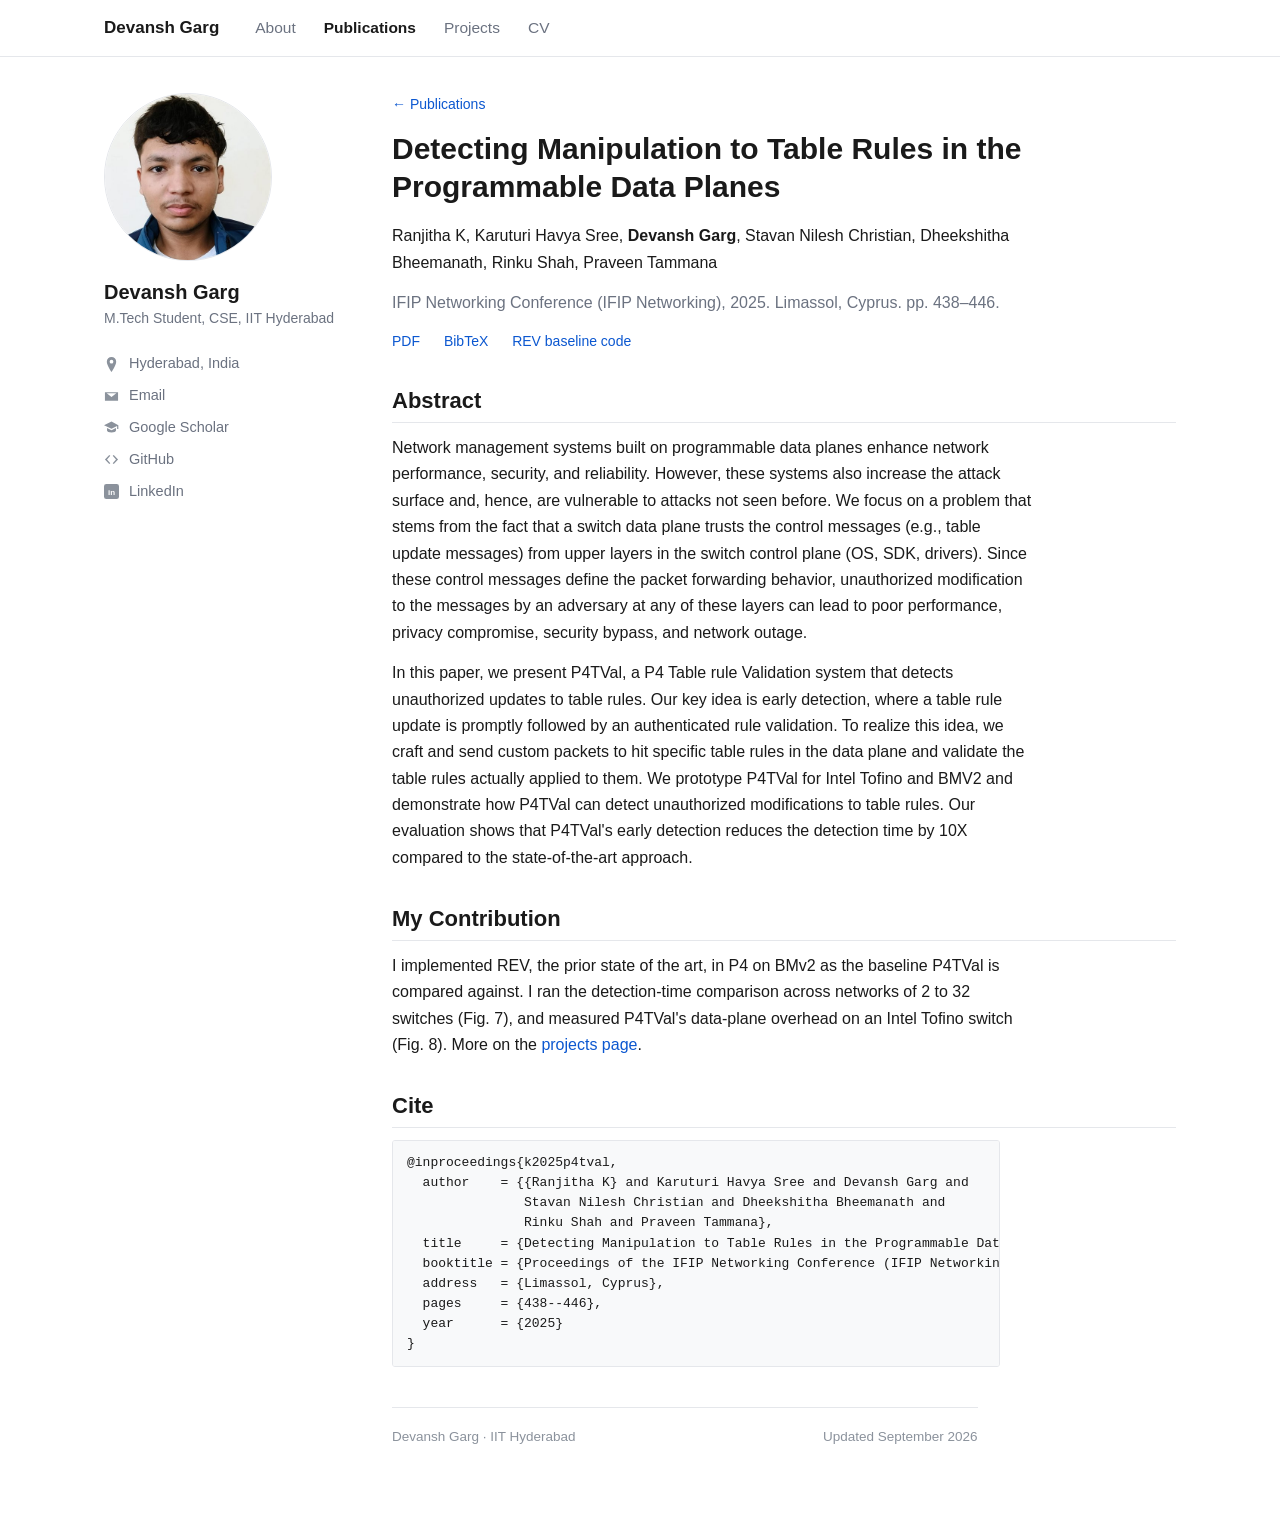
<file: publications/p4tval/index.html>
<!doctype html>
<html lang="en">
<head>
<meta charset="utf-8">
<meta name="viewport" content="width=device-width, initial-scale=1">
<title>Detecting Manipulation to Table Rules in the Programmable Data Planes — Devansh Garg</title>
<meta name="description" content="P4TVal, a P4 table rule validation system that detects unauthorized updates to data plane table rules. IFIP Networking 2025.">
<link rel="canonical" href="https://garg-tech.github.io/publications/p4tval/">
<meta name="citation_title" content="Detecting Manipulation to Table Rules in the Programmable Data Planes">
<meta name="citation_author" content="Ranjitha K">
<meta name="citation_author" content="Karuturi Havya Sree">
<meta name="citation_author" content="Devansh Garg">
<meta name="citation_author" content="Stavan Nilesh Christian">
<meta name="citation_author" content="Dheekshitha Bheemanath">
<meta name="citation_author" content="Rinku Shah">
<meta name="citation_author" content="Praveen Tammana">
<meta name="citation_publication_date" content="2025/05/26">
<meta name="citation_conference_title" content="IFIP Networking Conference (IFIP Networking)">
<meta name="citation_firstpage" content="438">
<meta name="citation_lastpage" content="446">
<meta name="citation_pdf_url" content="https://networking.ifip.org/2025/images/Net25_papers/1571127422.pdf">
<link rel="icon" href="/assets/favicon.svg" type="image/svg+xml">
<link rel="stylesheet" href="/assets/style.css">
<script data-goatcounter="https://garg-tech.goatcounter.com/count" async src="https://gc.zgo.at/count.js"></script>
</head>
<body>
<a class="skip" href="#main">Skip to content</a>

<div class="topbar">
  <div class="bar-inner">
    <a class="brand" href="/">Devansh Garg</a>
    <nav aria-label="Site">
      <a href="/">About</a>
      <a href="/publications/" aria-current="page">Publications</a>
      <a href="/projects/">Projects</a>
      <a href="/cv/">CV</a>
    </nav>
  </div>
</div>

<div class="page">
  <aside class="side">
    <img class="avatar" src="/assets/img/headshot.jpg" alt="Photo of Devansh Garg" width="168" height="168">
    <h2>Devansh Garg</h2>
    <p class="role">M.Tech Student, CSE, IIT Hyderabad</p>
    <ul>
      <li><svg viewBox="0 0 16 16" aria-hidden="true"><path d="M8 0a5 5 0 0 0-5 5c0 3.6 5 11 5 11s5-7.4 5-11a5 5 0 0 0-5-5Zm0 7a2 2 0 1 1 0-4 2 2 0 0 1 0 4Z"/></svg><span>Hyderabad, India</span></li>
      <li><svg viewBox="0 0 16 16" aria-hidden="true"><path d="M1 3.5h14v9H1v-9Zm1.9 1L8 8.4l5.1-3.9H2.9Z"/></svg><a href="&#109;&#97;&#105;&#108;&#116;&#111;&#58;&#99;&#115;&#50;&#53;&#109;&#116;&#101;&#99;&#104;&#49;&#50;&#48;&#50;&#50;&#64;&#105;&#105;&#116;&#104;&#46;&#97;&#99;&#46;&#105;&#110;">Email</a></li>
      <li><svg viewBox="0 0 16 16" aria-hidden="true"><path d="M8 1.6 0 5.5l8 3.9 6-2.9v3.1h1.3V5.5L8 1.6ZM3.2 8.6v2.6c0 1.2 2.1 2.1 4.8 2.1s4.8-.9 4.8-2.1V8.6L8 11 3.2 8.6Z"/></svg><a href="https://scholar.google.com/citations?user=S8D1MAkAAAAJ" target="_blank" rel="noopener">Google Scholar</a></li>
      <li><svg viewBox="0 0 16 16" aria-hidden="true"><path d="M5.6 3.1 1 8l4.6 4.9 1.1-1L3.2 8l3.5-3.9-1.1-1Zm4.8 0-1.1 1L12.8 8l-3.5 3.9 1.1 1L15 8l-4.6-4.9Z"/></svg><a href="https://github.com/garg-tech" target="_blank" rel="noopener">GitHub</a></li>
      <li><svg viewBox="0 0 16 16" aria-hidden="true"><rect width="16" height="16" rx="2.5"/><text x="8" y="11.6" text-anchor="middle" font-size="8.5" font-weight="700" fill="#fff" font-family="Helvetica,Arial,sans-serif">in</text></svg><a href="https://linkedin.com/in/garg-devansh" target="_blank" rel="noopener">LinkedIn</a></li>
    </ul>
  </aside>

  <main id="main">
    <p class="small"><a href="/publications/">&larr; Publications</a></p>
    <h1>Detecting Manipulation to Table Rules in the Programmable Data Planes</h1>
    <p class="authors">Ranjitha K, Karuturi Havya Sree, <strong>Devansh Garg</strong>, Stavan Nilesh Christian, Dheekshitha Bheemanath, Rinku Shah, Praveen Tammana</p>
    <p class="venue muted">IFIP Networking Conference (IFIP Networking), 2025. Limassol, Cyprus. pp. 438–446.</p>
    <p class="links small"><a href="https://networking.ifip.org/2025/images/Net25_papers/1571127422.pdf" target="_blank" rel="noopener">PDF</a>
    <a href="/bib/p4tval.bib" target="_blank" rel="noopener">BibTeX</a>
    <a href="https://github.com/garg-tech/p4-rev-baseline" target="_blank" rel="noopener">REV baseline code</a></p>

    <h2>Abstract</h2>
    <p>Network management systems built on programmable data planes enhance network performance,
    security, and reliability. However, these systems also increase the attack surface and, hence, are
    vulnerable to attacks not seen before. We focus on a problem that stems from the fact that a switch
    data plane trusts the control messages (e.g., table update messages) from upper layers in the switch
    control plane (OS, SDK, drivers). Since these control messages define the packet forwarding behavior,
    unauthorized modification to the messages by an adversary at any of these layers can lead to poor
    performance, privacy compromise, security bypass, and network outage.</p>
    <p>In this paper, we present P4TVal, a P4 Table rule Validation system that detects unauthorized
    updates to table rules. Our key idea is early detection, where a table rule update is promptly
    followed by an authenticated rule validation. To realize this idea, we craft and send custom packets
    to hit specific table rules in the data plane and validate the table rules actually applied to them.
    We prototype P4TVal for Intel Tofino and BMV2 and demonstrate how P4TVal can detect unauthorized
    modifications to table rules. Our evaluation shows that P4TVal's early detection reduces the
    detection time by 10X compared to the state-of-the-art approach.</p>

    <h2>My Contribution</h2>
    <p>I implemented REV, the prior state of the art, in P4 on BMv2 as the baseline P4TVal is compared
    against. I ran the detection-time comparison across networks of 2 to 32 switches (Fig. 7), and
    measured P4TVal's data-plane overhead on an Intel Tofino switch (Fig. 8). More on the
    <a href="/projects/#p4tval">projects page</a>.</p>

    <h2>Cite</h2>
<pre><code>@inproceedings{k2025p4tval,
  author    = {{Ranjitha K} and Karuturi Havya Sree and Devansh Garg and
               Stavan Nilesh Christian and Dheekshitha Bheemanath and
               Rinku Shah and Praveen Tammana},
  title     = {Detecting Manipulation to Table Rules in the Programmable Data Planes},
  booktitle = {Proceedings of the IFIP Networking Conference (IFIP Networking)},
  address   = {Limassol, Cyprus},
  pages     = {438--446},
  year      = {2025}
}</code></pre>

    <div class="footer">
      <span>Devansh Garg · IIT Hyderabad</span>
      <span>Updated September 2026</span>
    </div>
  </main>
</div>
</body>
</html>
</file>
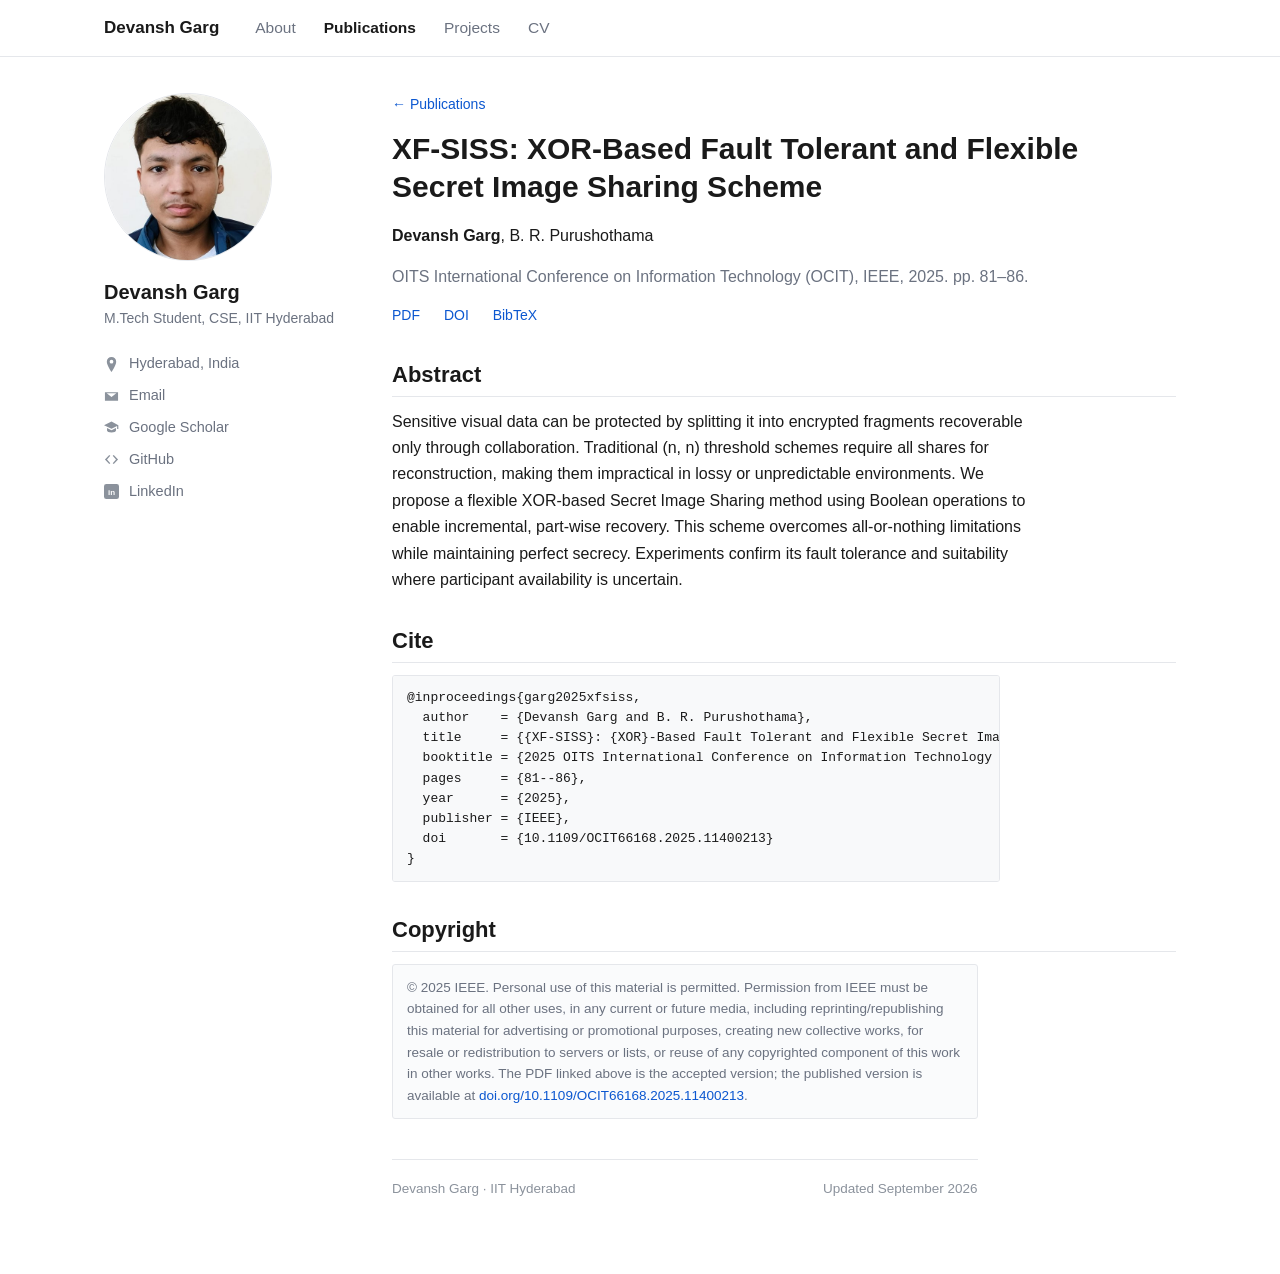
<file: publications/xf-siss/index.html>
<!doctype html>
<html lang="en">
<head>
<meta charset="utf-8">
<meta name="viewport" content="width=device-width, initial-scale=1">
<title>XF-SISS: XOR-Based Fault Tolerant and Flexible Secret Image Sharing Scheme — Devansh Garg</title>
<meta name="description" content="XF-SISS, a flexible XOR-based secret image sharing scheme enabling incremental, part-wise recovery with perfect secrecy. IEEE OCIT 2025.">
<link rel="canonical" href="https://garg-tech.github.io/publications/xf-siss/">
<meta name="citation_title" content="XF-SISS: XOR-Based Fault Tolerant and Flexible Secret Image Sharing Scheme">
<meta name="citation_author" content="Devansh Garg">
<meta name="citation_author" content="B. R. Purushothama">
<meta name="citation_publication_date" content="2025/12/18">
<meta name="citation_conference_title" content="2025 OITS International Conference on Information Technology (OCIT)">
<meta name="citation_firstpage" content="81">
<meta name="citation_lastpage" content="86">
<meta name="citation_doi" content="10.1109/OCIT66168.2025.11400213">
<meta name="citation_publisher" content="IEEE">
<meta name="citation_pdf_url" content="https://garg-tech.github.io/assets/pdf/xf-siss-accepted.pdf">
<link rel="icon" href="/assets/favicon.svg" type="image/svg+xml">
<link rel="stylesheet" href="/assets/style.css">
<script data-goatcounter="https://garg-tech.goatcounter.com/count" async src="https://gc.zgo.at/count.js"></script>
</head>
<body>
<a class="skip" href="#main">Skip to content</a>

<div class="topbar">
  <div class="bar-inner">
    <a class="brand" href="/">Devansh Garg</a>
    <nav aria-label="Site">
      <a href="/">About</a>
      <a href="/publications/" aria-current="page">Publications</a>
      <a href="/projects/">Projects</a>
      <a href="/cv/">CV</a>
    </nav>
  </div>
</div>

<div class="page">
  <aside class="side">
    <img class="avatar" src="/assets/img/headshot.jpg" alt="Photo of Devansh Garg" width="168" height="168">
    <h2>Devansh Garg</h2>
    <p class="role">M.Tech Student, CSE, IIT Hyderabad</p>
    <ul>
      <li><svg viewBox="0 0 16 16" aria-hidden="true"><path d="M8 0a5 5 0 0 0-5 5c0 3.6 5 11 5 11s5-7.4 5-11a5 5 0 0 0-5-5Zm0 7a2 2 0 1 1 0-4 2 2 0 0 1 0 4Z"/></svg><span>Hyderabad, India</span></li>
      <li><svg viewBox="0 0 16 16" aria-hidden="true"><path d="M1 3.5h14v9H1v-9Zm1.9 1L8 8.4l5.1-3.9H2.9Z"/></svg><a href="&#109;&#97;&#105;&#108;&#116;&#111;&#58;&#99;&#115;&#50;&#53;&#109;&#116;&#101;&#99;&#104;&#49;&#50;&#48;&#50;&#50;&#64;&#105;&#105;&#116;&#104;&#46;&#97;&#99;&#46;&#105;&#110;">Email</a></li>
      <li><svg viewBox="0 0 16 16" aria-hidden="true"><path d="M8 1.6 0 5.5l8 3.9 6-2.9v3.1h1.3V5.5L8 1.6ZM3.2 8.6v2.6c0 1.2 2.1 2.1 4.8 2.1s4.8-.9 4.8-2.1V8.6L8 11 3.2 8.6Z"/></svg><a href="https://scholar.google.com/citations?user=S8D1MAkAAAAJ" target="_blank" rel="noopener">Google Scholar</a></li>
      <li><svg viewBox="0 0 16 16" aria-hidden="true"><path d="M5.6 3.1 1 8l4.6 4.9 1.1-1L3.2 8l3.5-3.9-1.1-1Zm4.8 0-1.1 1L12.8 8l-3.5 3.9 1.1 1L15 8l-4.6-4.9Z"/></svg><a href="https://github.com/garg-tech" target="_blank" rel="noopener">GitHub</a></li>
      <li><svg viewBox="0 0 16 16" aria-hidden="true"><rect width="16" height="16" rx="2.5"/><text x="8" y="11.6" text-anchor="middle" font-size="8.5" font-weight="700" fill="#fff" font-family="Helvetica,Arial,sans-serif">in</text></svg><a href="https://linkedin.com/in/garg-devansh" target="_blank" rel="noopener">LinkedIn</a></li>
    </ul>
  </aside>

  <main id="main">
    <p class="small"><a href="/publications/">&larr; Publications</a></p>
    <h1>XF-SISS: XOR-Based Fault Tolerant and Flexible Secret Image Sharing Scheme</h1>
    <p class="authors"><strong>Devansh Garg</strong>, B. R. Purushothama</p>
    <p class="venue muted">OITS International Conference on Information Technology (OCIT), IEEE, 2025. pp. 81–86.</p>
    <p class="links small"><a href="/assets/pdf/xf-siss-accepted.pdf" target="_blank" rel="noopener">PDF</a>
    <a href="https://doi.org/10.1109/OCIT66168.2025.11400213" target="_blank" rel="noopener">DOI</a>
    <a href="/bib/xf-siss.bib" target="_blank" rel="noopener">BibTeX</a></p>

    <h2>Abstract</h2>
    <p>Sensitive visual data can be protected by splitting it into encrypted fragments recoverable only
    through collaboration. Traditional (n, n) threshold schemes require all shares for reconstruction,
    making them impractical in lossy or unpredictable environments. We propose a flexible XOR-based
    Secret Image Sharing method using Boolean operations to enable incremental, part-wise recovery.
    This scheme overcomes all-or-nothing limitations while maintaining perfect secrecy. Experiments
    confirm its fault tolerance and suitability where participant availability is uncertain.</p>

    <h2>Cite</h2>
<pre><code>@inproceedings{garg2025xfsiss,
  author    = {Devansh Garg and B. R. Purushothama},
  title     = {{XF-SISS}: {XOR}-Based Fault Tolerant and Flexible Secret Image Sharing Scheme},
  booktitle = {2025 OITS International Conference on Information Technology (OCIT)},
  pages     = {81--86},
  year      = {2025},
  publisher = {IEEE},
  doi       = {10.1109/OCIT66168.2025.11400213}
}</code></pre>

    <h2>Copyright</h2>
    <p class="notice">© 2025 IEEE. Personal use of this material is permitted. Permission from IEEE must
    be obtained for all other uses, in any current or future media, including reprinting/republishing
    this material for advertising or promotional purposes, creating new collective works, for resale or
    redistribution to servers or lists, or reuse of any copyrighted component of this work in other
    works. The PDF linked above is the accepted version; the published version is available at
    <a href="https://doi.org/10.1109/OCIT66168.2025.11400213" target="_blank" rel="noopener">doi.org/10.1109/OCIT66168.2025.11400213</a>.</p>

    <div class="footer">
      <span>Devansh Garg · IIT Hyderabad</span>
      <span>Updated September 2026</span>
    </div>
  </main>
</div>
</body>
</html>
</file>
<file: assets/style.css>
/* Devansh Garg — personal research site. Light only, system sans, sidebar + content. */

:root {
  color-scheme: light;
  --bg: #ffffff;
  --ink: #1a1a1a;
  --mute: #6b7280;
  --faint: #8b929c;
  --rule: #e5e7eb;
  --link: #0b57d0;
  --link-hover: #093f97;
  --badge: #4f83c4;
  --badge-alt: #7a8794;
  --amber: #8a5a00;
  --sans: -apple-system, BlinkMacSystemFont, "Segoe UI", Roboto, "Helvetica Neue", Arial, "Noto Sans", sans-serif;
  --mono: ui-monospace, SFMono-Regular, Menlo, Consolas, "Liberation Mono", monospace;
}

*, *::before, *::after { box-sizing: border-box; }

html { -webkit-text-size-adjust: 100%; }

body {
  margin: 0;
  background: var(--bg);
  color: var(--ink);
  font-family: var(--sans);
  font-size: 16px;
  line-height: 1.65;
  -webkit-font-smoothing: antialiased;
}

img { max-width: 100%; display: block; }

a { color: var(--link); text-decoration: none; }
a:hover { color: var(--link-hover); text-decoration: underline; }
a:focus-visible { outline: 2px solid var(--link); outline-offset: 2px; border-radius: 2px; }

.skip { position: absolute; left: -9999px; top: 0; background: #fff; color: var(--ink); padding: 8px 12px; border: 1px solid var(--rule); }
.skip:focus { left: 12px; top: 12px; z-index: 20; }

/* ---------- top bar ---------- */

.topbar { border-bottom: 1px solid var(--rule); background: var(--bg); }
.bar-inner {
  max-width: 1120px;
  margin: 0 auto;
  padding: 14px 24px;
  display: flex;
  align-items: baseline;
  flex-wrap: wrap;
  gap: 8px 36px;
}
.brand { font-size: 17px; font-weight: 700; color: var(--ink); }
.brand:hover { color: var(--ink); text-decoration: none; }
.topbar nav { display: flex; flex-wrap: wrap; gap: 8px 28px; }
.topbar nav a { color: var(--mute); font-size: 15.5px; }
.topbar nav a:hover { color: var(--link); text-decoration: none; }
.topbar nav a[aria-current="page"] { color: var(--ink); font-weight: 600; }

/* ---------- page shell ---------- */

.page {
  max-width: 1120px;
  margin: 0 auto;
  padding: 36px 24px 64px;
  display: grid;
  grid-template-columns: 1fr;
  gap: 32px;
}
@media (min-width: 880px) {
  .page { grid-template-columns: 232px 1fr; gap: 56px; }
}

/* ---------- sidebar ---------- */

.side { align-self: start; }
@media (min-width: 880px) { .side { position: sticky; top: 28px; } }

.side .avatar {
  width: 168px; height: 168px;
  border-radius: 50%;
  object-fit: cover;
  border: 1px solid var(--rule);
}
.side h2 { margin: 18px 0 2px; font-size: 20px; font-weight: 700; line-height: 1.3; }
.side .role { margin: 0; font-size: 14px; color: var(--mute); }

.side ul { list-style: none; margin: 18px 0 0; padding: 0; }
.side li { display: flex; align-items: center; gap: 10px; padding: 4px 0; font-size: 14.5px; color: var(--mute); }
.side li svg { width: 15px; height: 15px; flex: 0 0 15px; fill: var(--faint); }
.side li a { color: var(--mute); }
.side li a:hover { color: var(--link); text-decoration: none; }

@media (max-width: 879px) {
  .side { display: grid; grid-template-columns: auto 1fr; gap: 4px 20px; align-items: start; }
  .side .avatar { width: 108px; height: 108px; grid-row: span 3; }
  .side h2 { margin-top: 0; }
  .side ul { margin-top: 8px; }
}

/* ---------- main content ---------- */

main { min-width: 0; }
main h1 { margin: 0 0 18px; font-size: 30px; font-weight: 700; line-height: 1.25; }
main h2 {
  margin: 34px 0 12px;
  font-size: 22px;
  font-weight: 700;
  line-height: 1.3;
  padding-bottom: 6px;
  border-bottom: 1px solid var(--rule);
}
main h3 { margin: 22px 0 6px; font-size: 17px; font-weight: 600; line-height: 1.4; }
main p { margin: 0 0 14px; max-width: 72ch; }
main ul { margin: 0 0 14px; padding-left: 22px; max-width: 72ch; }
main li { margin-bottom: 6px; }
main > :first-child { margin-top: 0; }

.lead { color: var(--mute); }
.muted { color: var(--mute); }
.small { font-size: 14px; }

.seeking {
  margin: 0 0 18px;
  padding: 10px 14px;
  border-left: 3px solid var(--badge);
  background: #f4f8fc;
  font-size: 15px;
  max-width: 72ch;
}

/* ---------- publications ---------- */

.year { margin: 28px 0 10px; font-size: 16px; font-weight: 700; }
.pub { margin-bottom: 20px; max-width: 78ch; }
.pub-title { margin: 0; font-size: 16.5px; font-weight: 400; line-height: 1.45; }
.badge {
  display: inline-block;
  margin-right: 8px;
  padding: 1px 7px;
  border-radius: 3px;
  background: var(--badge);
  color: #fff;
  font-family: var(--mono);
  font-size: 11.5px;
  font-weight: 600;
  letter-spacing: 0.02em;
  vertical-align: 2px;
  white-space: nowrap;
}
.badge.alt { background: var(--badge-alt); }
.badge.review { background: #fff; color: var(--amber); border: 1px solid var(--amber); }
.pub .authors { margin: 3px 0 0; font-size: 15px; }
.pub .authors strong { font-weight: 700; color: var(--ink); white-space: nowrap; }
.pub .venue { margin: 1px 0 0; font-size: 15px; color: var(--mute); }
.pub .links { margin: 3px 0 0; font-size: 14px; }
.links a { margin-right: 20px; }
.links a:last-child { margin-right: 0; }

/* ---------- projects ---------- */

.proj { padding-bottom: 18px; margin-bottom: 18px; border-bottom: 1px solid var(--rule); max-width: 78ch; }
.proj:last-child { border-bottom: 0; }
.proj h3 { margin-top: 0; }
.proj .meta { margin: 2px 0 8px; font-size: 14px; color: var(--mute); }
.proj .tags { margin: 8px 0 0; font-size: 13.5px; color: var(--faint); }
.proj .links { font-size: 14px; margin: 8px 0 0; }
.proj .links a { margin-right: 14px; }

/* ---------- cv ---------- */

.entry { margin-bottom: 16px; max-width: 78ch; }
.entry-head { display: flex; flex-wrap: wrap; justify-content: space-between; gap: 0 18px; align-items: baseline; }
.entry-head h3 { margin: 0; font-size: 16.5px; font-weight: 600; }
.entry-head h3 span { font-weight: 400; color: var(--mute); }
.when { font-size: 14px; color: var(--mute); white-space: nowrap; }
.entry ul { margin: 6px 0 0; }
.entry p { margin: 4px 0 0; }
.entry-sub { display: flex; justify-content: space-between; align-items: baseline; gap: 0 18px; }
.entry-sub ul { flex: 1; }
.entry-sub .when { padding-top: 6px; }

dl.skills { margin: 0; }
dl.skills > div { display: grid; grid-template-columns: 1fr; gap: 0 18px; padding: 5px 0; }
dl.skills dt { font-size: 14px; color: var(--mute); font-weight: 600; }
dl.skills dd { margin: 0; }
@media (min-width: 620px) { dl.skills > div { grid-template-columns: 170px 1fr; } }

/* ---------- misc ---------- */

pre {
  margin: 0 0 14px;
  padding: 12px 14px;
  background: #f8f9fa;
  border: 1px solid var(--rule);
  border-radius: 3px;
  font-family: var(--mono);
  font-size: 13px;
  line-height: 1.55;
  overflow-x: auto;
  max-width: 78ch;
}
.notice {
  font-size: 13.5px;
  line-height: 1.6;
  color: var(--mute);
  padding: 12px 14px;
  border: 1px solid var(--rule);
  border-radius: 3px;
  background: #fafbfc;
  max-width: 78ch;
}
.footer {
  border-top: 1px solid var(--rule);
  margin-top: 40px;
  padding-top: 18px;
  font-size: 13.5px;
  color: var(--faint);
  display: flex;
  flex-wrap: wrap;
  justify-content: space-between;
  gap: 6px 24px;
  max-width: 78ch;
}

@media (prefers-reduced-motion: reduce) { * { transition: none !important; animation: none !important; } }

@media print {
  .topbar nav, .skip, .footer, .side ul { display: none; }
  a { color: #000; }
}
</file>
